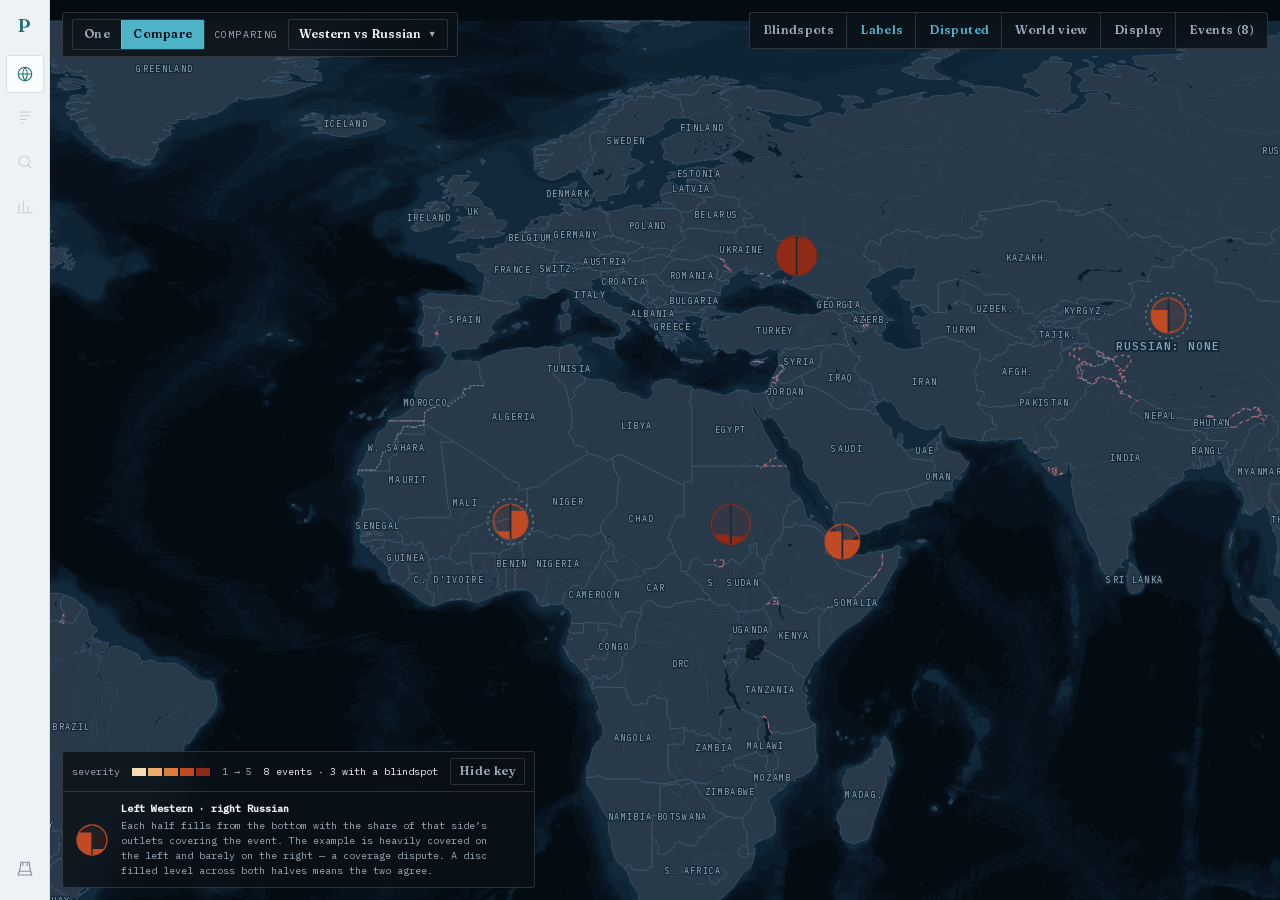
<file: prototype/index.html>
<!doctype html>
<html lang="en" data-type="b" data-density="compact">
<head>
<meta charset="utf-8">
<meta name="viewport" content="width=device-width, initial-scale=1">
<title>Parallaxis — prototype</title>
<link rel="stylesheet" href="css/fonts.css">
<link rel="stylesheet" href="css/tokens.css">
<link rel="stylesheet" href="css/type.css">
<link rel="stylesheet" href="css/app.css">
</head>
<body>

<nav class="rail" aria-label="Sections">
  <div class="rail-mark" title="Parallaxis">P</div>

  <button class="rail-btn" aria-current="page" title="Map" aria-label="Map">
    <svg viewBox="0 0 24 24" aria-hidden="true">
      <circle cx="12" cy="12" r="9"/><path d="M3 12h18M12 3a15 15 0 0 1 0 18a15 15 0 0 1 0-18"/>
    </svg>
  </button>
  <button class="rail-btn is-stub" title="Rhetoric analyser — not built yet" aria-label="Rhetoric analyser, not built yet">
    <svg viewBox="0 0 24 24" aria-hidden="true"><path d="M5 4h14M5 9h14M5 14h9M5 19h5"/></svg>
  </button>
  <button class="rail-btn is-stub" title="Verification — not built yet" aria-label="Verification, not built yet">
    <svg viewBox="0 0 24 24" aria-hidden="true"><circle cx="11" cy="11" r="7"/><path d="M20 20l-4.2-4.2"/></svg>
  </button>
  <button class="rail-btn is-stub" title="Trackers — not built yet" aria-label="Trackers, not built yet">
    <svg viewBox="0 0 24 24" aria-hidden="true"><path d="M4 19V9M10 19V5M16 19v-7M2 21h20"/></svg>
  </button>

  <div class="rail-spacer"></div>

  <button class="rail-btn" id="open-lab" aria-expanded="false"
          title="Design lab — compare and score options" aria-label="Design lab">
    <svg viewBox="0 0 24 24" aria-hidden="true">
      <path d="M6 3v6L3 20h18L18 9V3M6 3h12M9 3v5M15 3v5M4.5 15h15"/>
    </svg>
  </button>
</nav>

<div class="stage" id="stage">
  <svg id="map" role="application"
       aria-label="World map of tracked geopolitical events. Tab moves between events, Enter opens one, Escape closes."></svg>

  <!-- top-left: what am I comparing -->
  <div class="hud hud-tl">
    <div class="hud-row">
      <div class="seg" id="mode" role="group" aria-label="Map mode">
        <button data-mode="single" aria-pressed="false">One</button>
        <button data-mode="compare" aria-pressed="true">Compare</button>
      </div>
      <span class="hud-label" id="persp-label">Comparing</span>
      <button class="persp-summary" id="persp-summary" aria-expanded="false">
        <span id="persp-text">Western vs Russian</span><span class="caret">▼</span>
      </button>
    </div>
    <div class="persp-list" id="persp-list"></div>
  </div>

  <!-- top-right: actions -->
  <div class="hud hud-tr">
    <button class="hud-btn" id="blind-only" aria-pressed="false">Blindspots</button>
    <button class="hud-btn" id="toggle-labels" aria-pressed="true">Labels</button>
    <button class="hud-btn" id="toggle-disputed" aria-pressed="true">Disputed</button>
    <button class="hud-btn" id="reset-view">World view</button>
    <button class="hud-btn" id="toggle-display" aria-expanded="false">Display</button>
    <button class="hud-btn" id="toggle-events" aria-pressed="false">Events</button>
  </div>

  <div class="hud hud-display" id="display-panel" hidden>
    <div class="hud-row">
      <span class="hud-label">Theme</span>
      <div class="seg" id="pick-theme" role="group" aria-label="Map theme"></div>
    </div>
    <div class="hud-row">
      <span class="hud-label">Type</span>
      <div class="seg" id="pick-type" role="group" aria-label="Type pairing"></div>
    </div>
    <div class="hud-row">
      <span class="hud-label">Density</span>
      <div class="seg" id="pick-density" role="group" aria-label="Density"></div>
    </div>
  </div>

  <!-- bottom-left: legend, collapsed by default -->
  <div class="hud hud-bl">
    <div class="legend-line">
      <span>severity</span>
      <span class="sev-ramp" id="sev-ramp" aria-hidden="true"></span>
      <span>1 → 5</span>
      <b id="status"></b>
      <button class="hud-btn" id="legend-toggle" aria-expanded="true"
              style="padding:3px 8px">Hide key</button>
    </div>
    <div class="legend-more open" id="legend-more">
      <figure class="legend-ex" id="legend-example"></figure>
    </div>
  </div>

  <div class="tip" id="tip" role="tooltip" aria-hidden="true"></div>

  <!-- event drawer -->
  <aside class="drawer" id="drawer" aria-label="Event detail" aria-hidden="true">
    <div class="drawer-head" id="drawer-head"></div>
    <div class="drawer-body" id="drawer-body"></div>
  </aside>

  <!-- design lab -->
  <aside class="lab" id="lab" aria-label="Design lab" aria-hidden="true">
    <div class="lab-head">
      <h2>Design lab</h2>
      <button class="icon-btn" id="lab-close" aria-label="Close design lab">✕</button>
    </div>
    <div class="lab-body"></div>
    <div class="lab-foot">
      <div class="round-nav" role="group" aria-label="Round">
        <button class="lab-btn step" data-act="prev-round" aria-label="Previous round">‹</button>
        <span class="lab-count"></span>
        <button class="lab-btn step" data-act="next-round" aria-label="Next round">›</button>
      </div>
      <span class="spacer"></span>
      <button class="lab-btn" data-act="new-round">+ Round</button>
      <button class="lab-btn" data-act="download">JSON</button>
      <button class="lab-btn primary" data-act="copy">Copy</button>
    </div>
  </aside>

  <div class="toast" id="toast" role="status" aria-live="polite"></div>
</div>

<script src="js/geo.js"></script>
<script src="js/labels.js"></script>
<script src="js/disputed.js"></script>
<script src="js/data.js"></script>
<script src="js/map-treatments.js"></script>
<script src="js/lab-rounds.js"></script>
<script src="js/lab.js"></script>
<script src="js/app.js"></script>
</body>
</html>
</file>
<file: prototype/css/fonts.css>
/* Self-hosted so the prototype works offline and on file://. */
@font-face {
  font-family: 'Archivo Narrow';
  font-style: normal;
  font-weight: 500 700;
  font-display: swap;
  src: url('../fonts/archivo-narrow-500-700.woff2') format('woff2');
}
@font-face {
  font-family: 'IBM Plex Mono';
  font-style: normal;
  font-weight: 400;
  font-display: swap;
  src: url('../fonts/ibm-plex-mono-400.woff2') format('woff2');
}
@font-face {
  font-family: 'IBM Plex Mono';
  font-style: normal;
  font-weight: 500;
  font-display: swap;
  src: url('../fonts/ibm-plex-mono-500.woff2') format('woff2');
}
@font-face {
  font-family: 'Newsreader';
  font-style: normal;
  font-weight: 300 500;
  font-display: swap;
  src: url('../fonts/newsreader-300-500.woff2') format('woff2');
}

@font-face {
  font-family: 'Chivo';
  font-style: normal;
  font-weight: 400 700;
  font-display: swap;
  src: url('../fonts/chivo-400-700.woff2') format('woff2');
}
@font-face {
  font-family: 'Fraunces';
  font-style: normal;
  font-weight: 400 700;
  font-display: swap;
  src: url('../fonts/fraunces-400-700.woff2') format('woff2');
}
@font-face {
  font-family: 'Literata';
  font-style: normal;
  font-weight: 400 500;
  font-display: swap;
  src: url('../fonts/literata-400-500.woff2') format('woff2');
}
</file>
<file: prototype/css/tokens.css>
/* Design tokens — the machine-readable half of ui-design.md.
   Map colours are NOT here; they live in js/map-treatments.js and are
   written onto the document as custom properties at runtime. */

:root {
  /* ── Severity. Overwritten per map treatment, because the ramp is not
        ground-agnostic — sand vanishes on pale land. ─────────────────── */
  --sev-1: #F5DCB6;
  --sev-2: #E9AE6C;
  --sev-3: #DA7C3C;
  --sev-4: #C04A24;
  --sev-5: #8E2A15;

  /* ── Document surface: reading. Follows theme. ─────────────────────── */
  --doc-bg:        #FBFCFD;
  --doc-sunk:      #EFF2F5;
  --doc-rule:      #D8DFE6;
  --doc-rule-soft: #E7ECF1;
  --ink:       #101922;
  --ink-muted: #55616E;
  --ink-faint: #87929E;

  /* ── Accent: selection, measurement, controls. ─────────────────────── */
  --sight:      #21707F;
  --sight-soft: #DBEBEE;
  --sight-hi:   #4FB3C7;

  /* ── Chrome floating over the map. Set per treatment ground. ───────── */
  --hud-bg:     rgba(10, 16, 23, .82);
  --hud-rule:   rgba(255, 255, 255, .14);
  --hud-ink:    #EDF2F6;
  --hud-muted:  #9AA9B7;
  --hud-hover:  rgba(255, 255, 255, .07);

  /* ── Type. Faces come from type.css. ──────────────────────────────── */
  --title-track: -.01em;
  --title-weight: 700;
  --read-size: 1em;

  --t-xs:   11px;
  --t-sm:   13px;
  --t-base: 15px;
  --t-md:   17px;
  --t-lg:   21px;
  --t-xl:   28px;

  /* ── Space (comfortable) ──────────────────────────────────────────── */
  --s-1: 4px;  --s-2: 8px;  --s-3: 12px; --s-4: 16px;
  --s-5: 22px; --s-6: 30px; --s-7: 42px;

  /* lat/long lines were removed in round 3; re-adding them needs a
     --map-grat token and a graticule group in buildMap. */
  --rail-w:   58px;
  --drawer-w: 430px;
  --radius: 3px;
}

/* Compact density: tighter rhythm and a step down in type. */
[data-density="compact"] {
  --t-xs:   10px;
  --t-sm:   12px;
  --t-base: 13.5px;
  --t-md:   15px;
  --t-lg:   18px;
  --t-xl:   23px;

  --s-1: 3px;  --s-2: 6px;  --s-3: 9px;  --s-4: 12px;
  --s-5: 16px; --s-6: 22px; --s-7: 30px;

  --rail-w:   50px;
  --drawer-w: 380px;
}

/* Chrome over a light map treatment. */
[data-ground="light"] {
  --hud-bg:    rgba(255, 255, 255, .88);
  --hud-rule:  rgba(0, 0, 0, .16);
  --hud-ink:   #16212B;
  --hud-muted: #5B6975;
  --hud-hover: rgba(0, 0, 0, .05);
}

@media (prefers-color-scheme: dark) {
  :root:not([data-theme="light"]) {
    --doc-bg:        #141C24;
    --doc-sunk:      #0F161D;
    --doc-rule:      #2B3945;
    --doc-rule-soft: #202C37;
    --ink:       #E9EEF3;
    --ink-muted: #97A5B3;
    --ink-faint: #6E7C89;
    --sight:      #4FB3C7;
    --sight-soft: #16323C;
  }
}
:root[data-theme="dark"] {
  --doc-bg:        #141C24;
  --doc-sunk:      #0F161D;
  --doc-rule:      #2B3945;
  --doc-rule-soft: #202C37;
  --ink:       #E9EEF3;
  --ink-muted: #97A5B3;
  --ink-faint: #6E7C89;
  --sight:      #4FB3C7;
  --sight-soft: #16323C;
}
</file>
<file: prototype/css/type.css>
/* Three type pairings, switchable from the options tray.
   Each sets the three role faces plus the small optical corrections
   that keep the scale looking even across very different families. */

/* ── A · Cartographic ──────────────────────────────────────────────────
   Condensed grotesque for titling, drawn from map-sheet and survey
   labelling, over an on-screen news serif. Inverts the expected
   serif-display / sans-body arrangement. */
[data-type="a"] {
  --f-title: 'Archivo Narrow', 'Arial Narrow', system-ui, sans-serif;
  --f-read:  'Newsreader', Georgia, serif;
  --f-data:  'IBM Plex Mono', ui-monospace, monospace;
  --title-track: -.01em;
  --title-weight: 700;
  --read-size: 1em;
}

/* ── B · Editorial ─────────────────────────────────────────────────────
   A characterful variable serif for titling against a serif designed
   for long-form screen reading. Warmer, more publication than tool. */
[data-type="b"] {
  --f-title: 'Fraunces', Georgia, serif;
  --f-read:  'Literata', Georgia, serif;
  --f-data:  'IBM Plex Mono', ui-monospace, monospace;
  --title-track: -.018em;
  --title-weight: 600;
  --read-size: .96em;
}
[data-type="b"] .panel-title,
[data-type="b"] .dossier-title,
[data-type="b"] .drawer-title {
  font-variation-settings: 'SOFT' 0, 'WONK' 1, 'opsz' 90;
}

/* ── C · Technical ─────────────────────────────────────────────────────
   One grotesque doing both titling and reading, with mono for data.
   Reads as an instrument rather than a publication. */
[data-type="c"] {
  --f-title: 'Chivo', system-ui, sans-serif;
  --f-read:  'Chivo', system-ui, sans-serif;
  --f-data:  'IBM Plex Mono', ui-monospace, monospace;
  --title-track: -.015em;
  --title-weight: 700;
  --read-size: .94em;
}
/* a sans body needs tighter leading than a serif one */
[data-type="c"] body,
[data-type="c"] .summary,
[data-type="c"] .frame-text,
[data-type="c"] .art-h { line-height: 1.45; }
</file>
<file: prototype/css/app.css>
*, *::before, *::after { box-sizing: border-box; }

html, body { height: 100%; margin: 0; }

body {
  display: grid;
  grid-template-columns: var(--rail-w) minmax(0, 1fr);
  background: var(--doc-bg);
  color: var(--ink);
  font-family: var(--f-read);
  font-size: var(--t-base);
  line-height: 1.55;
  -webkit-font-smoothing: antialiased;
  overflow: hidden;
}

:focus-visible { outline: 2px solid var(--sight-hi); outline-offset: 2px; }
button, input, textarea, select { font: inherit; color: inherit; }

/* ══ Rail ═══════════════════════════════════════════════════════════ */

.rail {
  background: var(--doc-sunk);
  border-right: 1px solid var(--doc-rule);
  display: flex;
  flex-direction: column;
  align-items: center;
  gap: var(--s-2);
  padding: var(--s-4) 0;
  z-index: 40;
}
.rail-mark {
  font-family: var(--f-title);
  font-weight: var(--title-weight);
  font-size: var(--t-lg);
  color: var(--sight);
  letter-spacing: -.02em;
  margin-bottom: var(--s-3);
}
.rail-btn {
  width: 38px; height: 38px;
  display: grid; place-items: center;
  border: 1px solid transparent;
  background: none;
  color: var(--ink-faint);
  cursor: pointer;
  border-radius: var(--radius);
  transition: color .15s, background .15s, border-color .15s;
}
.rail-btn:hover { color: var(--ink); background: var(--doc-bg); }
.rail-btn[aria-current="page"],
.rail-btn[aria-expanded="true"] {
  color: var(--sight); border-color: var(--doc-rule); background: var(--doc-bg);
}
.rail-btn svg { width: 18px; height: 18px; fill: none; stroke: currentColor; stroke-width: 1.5; }
.rail-btn.is-stub { opacity: .38; }
.rail-spacer { flex: 1; }

/* ══ Stage ══════════════════════════════════════════════════════════ */

.stage { position: relative; overflow: hidden; }
#map {
  position: absolute; inset: 0;
  width: 100%; height: 100%;
  display: block;
  touch-action: none;
  background: var(--map-void, var(--map-ocean, #080D14));
}
#map.grab { cursor: grab; }
#map.grabbing { cursor: grabbing; }

#ocean { pointer-events: none; }

/* Contested boundaries. Dashed and secondary: drawing a line where one state says
   there is a border and another says there is not is itself a claim, so it must
   never render as equivalent to a settled boundary. */
#disputed path { pointer-events: none; vector-effect: non-scaling-stroke; }
#disputed .bd-disputed { stroke-width: 1.1; stroke-dasharray: 4 3; stroke-opacity: .9; }
#disputed .bd-control  { stroke-width: 1.1; stroke-dasharray: 1 3; stroke-opacity: .75; stroke-linecap: round; }
#disputed[data-style="neutral"] .bd-disputed { stroke-opacity: .7; }
#disputed[data-style="neutral"] .bd-control  { stroke-opacity: .55; }
#disputed[data-style="strong"] .bd-disputed  { stroke-width: 1.7; stroke-opacity: 1; }
#disputed[data-style="strong"] .bd-control   { stroke-width: 1.6; stroke-opacity: .95; }
#bathy-fill path, #bathy-line path, #lakes path, #rivers path { pointer-events: none; vector-effect: non-scaling-stroke; }
#countries { stroke: var(--map-border); }
.country {
  fill: var(--map-land);
  stroke: inherit;
  stroke-linejoin: round;
  vector-effect: non-scaling-stroke;
  transition: fill .3s;
}
.country.lit { fill: var(--map-land-lit); }

/* ── markers ── */

.mk { cursor: pointer; }
.mk .hit { fill: transparent; }
.mk > *:not(.hit) { pointer-events: none; }
.mk .halo { fill: none; stroke: var(--map-ink); stroke-opacity: .38; }
.mk .sel { fill: none; stroke: var(--sight-hi); opacity: 0; transition: opacity .18s; }
.mk.is-selected .sel { opacity: 1; }
.mk .name {
  font-family: var(--f-data);
  letter-spacing: .04em;
  fill: var(--map-ink);
  paint-order: stroke;
  stroke: var(--map-ocean);
  stroke-linejoin: round;
  opacity: 0;
  transition: opacity .16s;
}
.mk.is-hover .name, .mk.is-selected .name { opacity: 1; }
.mk .tag {
  font-family: var(--f-data);
  letter-spacing: .09em;
  text-transform: uppercase;
  fill: var(--map-ink-muted);
  paint-order: stroke;
  stroke: var(--map-ocean);
}
.mk.dim { opacity: .2; }
@media (prefers-reduced-motion: reduce) {
  .mk .sel, .mk .name, .country { transition: none; }
}

/* ── place labels ── */

#labels text {
  font-family: var(--f-data);
  paint-order: stroke;
  stroke: var(--map-ocean);
  stroke-linejoin: round;
  pointer-events: none;
  user-select: none;
}
#labels .lbl-country {
  fill: var(--map-ink);
  fill-opacity: .62;
  letter-spacing: .16em;
}
#labels .lbl-capital { fill: var(--map-ink); fill-opacity: .78; letter-spacing: .04em; }
#labels .lbl-city    { fill: var(--map-ink-muted); letter-spacing: .04em; }
#labels .city-dot {
  fill: var(--map-ink);
  fill-opacity: .55;
  stroke: var(--map-ocean);
  stroke-width: .3;
  pointer-events: none;
}

/* ── HUD ── */

.hud {
  position: absolute;
  z-index: 20;
  background: var(--hud-bg);
  border: 1px solid var(--hud-rule);
  border-radius: var(--radius);
  backdrop-filter: blur(14px);
  -webkit-backdrop-filter: blur(14px);
  color: var(--hud-ink);
}
.hud-tl { top: var(--s-4); left: var(--s-4); }
.hud-tr { top: var(--s-4); right: var(--s-4); display: flex; overflow: hidden; }
.hud-display { top: calc(var(--s-4) + 40px); right: var(--s-4); }
.hud-display[hidden] { display: none; }
.hud-bl { bottom: var(--s-4); left: var(--s-4); max-width: min(640px, calc(100% - 2 * var(--s-4))); }

.hud-row { display: flex; align-items: center; gap: var(--s-3); padding: var(--s-2) var(--s-3); }
.hud-row + .hud-row { border-top: 1px solid var(--hud-rule); }
.hud-label {
  font-family: var(--f-data);
  font-size: var(--t-xs);
  letter-spacing: .12em;
  text-transform: uppercase;
  color: var(--hud-muted);
  white-space: nowrap;
}

.seg { display: flex; border: 1px solid var(--hud-rule); border-radius: 2px; overflow: hidden; }
.seg button {
  font-family: var(--f-title);
  font-size: var(--t-sm);
  font-weight: 600;
  letter-spacing: .04em;
  padding: 5px 11px;
  background: none; border: 0;
  color: var(--hud-muted);
  cursor: pointer; white-space: nowrap;
  transition: background .14s, color .14s;
}
.seg button + button { border-left: 1px solid var(--hud-rule); }
.seg button:hover { background: var(--hud-hover); color: var(--hud-ink); }
.seg button[aria-pressed="true"] { background: var(--sight-hi); color: #06121A; }

.hud-btn {
  font-family: var(--f-title);
  font-size: var(--t-sm);
  font-weight: 600;
  letter-spacing: .03em;
  padding: 6px 11px;
  background: none;
  border: 1px solid var(--hud-rule);
  border-radius: 2px;
  color: var(--hud-muted);
  cursor: pointer; white-space: nowrap;
  transition: background .14s, color .14s, border-color .14s;
}
.hud-btn:hover { background: var(--hud-hover); color: var(--hud-ink); }
.hud-btn[aria-pressed="true"] { color: var(--sight-hi); border-color: var(--sight-hi); }
.hud-tr .hud-btn { border-radius: 0; border: 0; padding: 8px 13px; }
.hud-tr .hud-btn + .hud-btn { box-shadow: -1px 0 0 var(--hud-rule); }

.persp-summary {
  display: flex; align-items: center; gap: 7px;
  font-family: var(--f-title);
  font-size: var(--t-sm);
  font-weight: 600;
  background: none;
  border: 1px solid var(--hud-rule);
  border-radius: 2px;
  padding: 5px 10px;
  color: var(--hud-ink);
  cursor: pointer; white-space: nowrap;
}
.persp-summary:hover { background: var(--hud-hover); }
.persp-summary .caret { color: var(--hud-muted); font-size: 9px; }
.persp-list { display: none; flex-wrap: wrap; gap: var(--s-2); padding: var(--s-3); border-top: 1px solid var(--hud-rule); }
.persp-list.open { display: flex; }
.chip {
  font-family: var(--f-title);
  font-size: var(--t-sm);
  font-weight: 600;
  padding: 5px 10px;
  background: none;
  border: 1px solid var(--hud-rule);
  border-radius: 2px;
  color: var(--hud-muted);
  cursor: pointer; white-space: nowrap;
  transition: background .14s, color .14s, border-color .14s;
}
.chip:hover { background: var(--hud-hover); color: var(--hud-ink); }
.chip[aria-pressed="true"] { border-color: var(--sight-hi); color: var(--sight-hi); }
.chip .side { font-family: var(--f-data); font-size: 9px; letter-spacing: .1em; opacity: .75; margin-left: 5px; }

/* legend */
.legend-line {
  display: flex; align-items: center; gap: var(--s-2) var(--s-4);
  flex-wrap: wrap;
  padding: var(--s-2) var(--s-3);
  font-family: var(--f-data);
  font-size: var(--t-xs);
  color: var(--hud-muted);
}
.legend-line b { color: var(--hud-ink); font-weight: 400; }
.sev-ramp { display: flex; gap: 2px; }
.sev-ramp i { width: 14px; height: 8px; display: block; }
.legend-more { display: none; padding: var(--s-3); border-top: 1px solid var(--hud-rule); gap: var(--s-5); }
.legend-more.open { display: flex; flex-wrap: wrap; align-items: flex-start; }
.legend-ex { display: flex; align-items: center; gap: var(--s-3); margin: 0; }
.legend-ex figcaption {
  font-family: var(--f-data);
  font-size: var(--t-xs);
  line-height: 1.5;
  color: var(--hud-muted);
  max-width: 62ch;
}
.legend-ex figcaption b { display: block; color: var(--hud-ink); margin-bottom: 2px; }

/* ── tooltip ── */

.tip {
  position: absolute;
  z-index: 30;
  pointer-events: none;
  opacity: 0; transform: translateY(3px);
  transition: opacity .12s, transform .12s;
  background: var(--hud-bg);
  border: 1px solid var(--hud-rule);
  border-radius: var(--radius);
  backdrop-filter: blur(14px);
  -webkit-backdrop-filter: blur(14px);
  padding: var(--s-3);
  min-width: 200px;
  color: var(--hud-ink);
}
.tip.on { opacity: 1; transform: translateY(0); }
.tip-name { font-family: var(--f-title); font-weight: 600; font-size: var(--t-md); line-height: 1.15; }
.tip-where { font-family: var(--f-data); font-size: var(--t-xs); color: var(--hud-muted); margin-top: 2px; }
.tip-rows { margin-top: var(--s-3); display: flex; flex-direction: column; gap: 4px; }
.tip-row { display: grid; grid-template-columns: 56px 1fr 30px; gap: 7px; align-items: center; }
.tip-row .tip-p { font-family: var(--f-data); font-size: var(--t-xs); color: var(--hud-muted); }
.tip-bar { height: 5px; background: var(--hud-hover); position: relative; }
.tip-bar i { position: absolute; inset: 0 auto 0 0; display: block; }
.tip-val { font-family: var(--f-data); font-size: var(--t-xs); text-align: right; font-variant-numeric: tabular-nums; }
.tip-row.is-blind .tip-val { color: var(--sev-4); }

/* ══ Drawer ═════════════════════════════════════════════════════════ */

.drawer {
  position: absolute;
  top: var(--s-4); right: var(--s-4); bottom: var(--s-4);
  width: var(--drawer-w);
  max-width: calc(100% - 2 * var(--s-4));
  z-index: 35;
  background: var(--doc-bg);
  border: 1px solid var(--doc-rule);
  border-radius: var(--radius);
  box-shadow: 0 18px 50px rgba(0, 0, 0, .42);
  display: grid;
  grid-template-rows: auto minmax(0, 1fr);
  grid-template-columns: minmax(0, 1fr);
  transform: translateX(calc(100% + var(--s-4) + 8px));
  opacity: 0; visibility: hidden;
  transition: transform .3s cubic-bezier(.3, .9, .3, 1), opacity .22s, visibility .3s;
}
.drawer.open { transform: none; opacity: 1; visibility: visible; }
@media (prefers-reduced-motion: reduce) { .drawer { transition: none; } }

.drawer-head, .drawer-body { min-width: 0; }
.drawer-head {
  display: flex; flex-direction: column; gap: var(--s-3);
  padding: var(--s-4) var(--s-5) var(--s-3);
  border-bottom: 1px solid var(--doc-rule);
}
.drawer-bar { display: flex; align-items: center; gap: var(--s-3); }
.eyebrow {
  font-family: var(--f-data);
  font-size: var(--t-xs);
  letter-spacing: .13em;
  text-transform: uppercase;
  color: var(--ink-faint);
}
.icon-btn {
  margin-left: auto;
  width: 26px; height: 26px;
  display: grid; place-items: center;
  background: none; border: 1px solid transparent; border-radius: 2px;
  color: var(--ink-faint); cursor: pointer;
}
.icon-btn:hover { color: var(--ink); border-color: var(--doc-rule); }
.drawer-title {
  font-family: var(--f-title);
  font-size: var(--t-xl);
  font-weight: var(--title-weight);
  letter-spacing: var(--title-track);
  line-height: 1.05;
  margin: 0;
  text-wrap: balance;
}
.search {
  width: 100%;
  font-family: var(--f-read);
  font-size: var(--t-base);
  padding: 7px 10px;
  background: var(--doc-sunk);
  border: 1px solid var(--doc-rule);
  border-radius: 2px;
}
.search::placeholder { color: var(--ink-faint); }
.sorts { display: flex; gap: var(--s-3); flex-wrap: wrap; }
.sort {
  font-family: var(--f-data);
  font-size: var(--t-xs);
  letter-spacing: .07em;
  text-transform: uppercase;
  background: none; border: 0; padding: 2px 0;
  color: var(--ink-faint); cursor: pointer;
  border-bottom: 1px solid transparent;
}
.sort { text-align: left; align-self: start; }
.sort:hover { color: var(--ink-muted); }
.sort[aria-pressed="true"] { color: var(--sight); border-bottom-color: var(--sight); }

.drawer-body { overflow-y: auto; overscroll-behavior: contain; }

/* ── ranked list ── */

.row {
  width: 100%;
  display: grid;
  grid-template-columns: 32px minmax(0, 1fr) auto;
  gap: var(--s-3);
  align-items: center;
  padding: var(--s-3) var(--s-5);
  background: none; border: 0;
  border-bottom: 1px solid var(--doc-rule-soft);
  text-align: left; cursor: pointer;
  transition: background .12s;
}
.row:hover, .row.is-hover { background: var(--doc-sunk); }
.row-mid { min-width: 0; }
.row-name {
  display: block;
  font-family: var(--f-title);
  font-size: var(--t-md);
  font-weight: 600;
  line-height: 1.2;
}
.row-where { display: block; font-size: var(--t-sm); color: var(--ink-muted); margin-top: 1px; }
.row-blind {
  display: block;
  font-family: var(--f-data);
  font-size: 9.5px;
  letter-spacing: .08em;
  text-transform: uppercase;
  color: var(--sev-4);
  margin-top: 3px;
}
.row-metric {
  font-family: var(--f-data);
  font-size: var(--t-md);
  font-variant-numeric: tabular-nums;
  color: var(--sight);
  text-align: right;
  line-height: 1.1;
}
.row-metric small {
  display: block;
  font-size: 9px;
  letter-spacing: .09em;
  text-transform: uppercase;
  color: var(--ink-faint);
  margin-top: 2px;
}
.empty { padding: var(--s-6) var(--s-5); color: var(--ink-muted); font-size: var(--t-md); }

/* ── dossier ── */

.sect { padding: var(--s-5); border-bottom: 1px solid var(--doc-rule); }
.sect:last-of-type { border-bottom: 0; }
.sect h3 {
  font-family: var(--f-data);
  font-size: var(--t-xs);
  font-weight: 500;
  letter-spacing: .13em;
  text-transform: uppercase;
  color: var(--ink-faint);
  margin: 0 0 var(--s-3);
}
.sect > p { margin: 0; }
.dossier-meta { font-family: var(--f-data); font-size: var(--t-xs); color: var(--ink-faint); }
.sect p.summary { margin-top: var(--s-3); font-size: var(--t-md); line-height: 1.5; }

.sev-line {
  display: flex; align-items: center; gap: var(--s-3);
  margin-top: var(--s-4); padding-top: var(--s-3);
  border-top: 1px solid var(--doc-rule-soft);
}
.sev-dot { width: 12px; height: 12px; border-radius: 50%; flex: none; }
.sev-text { font-family: var(--f-data); font-size: var(--t-sm); }
.method {
  margin-left: auto;
  font-family: var(--f-data); font-size: var(--t-xs);
  color: var(--sight); text-decoration: none;
  border-bottom: 1px solid currentColor;
}

.bars { display: flex; flex-direction: column; gap: var(--s-3); }
.bar-row { display: grid; grid-template-columns: 70px minmax(0, 1fr) 36px; gap: var(--s-3); align-items: center; }
.bar-name { font-family: var(--f-title); font-size: var(--t-sm); font-weight: 600; }
.bar-track { height: 7px; background: var(--doc-sunk); border: 1px solid var(--doc-rule); position: relative; }
.bar-fill { position: absolute; inset: 0 auto 0 0; background: var(--sight); }
.bar-val {
  font-family: var(--f-data); font-size: var(--t-xs);
  font-variant-numeric: tabular-nums; color: var(--ink-muted); text-align: right;
}
.bar-row.is-blind .bar-fill { background: var(--sev-4); }
.bar-row.is-blind .bar-val { color: var(--sev-4); }

.blindspot {
  margin-top: var(--s-4);
  padding: var(--s-3) var(--s-4);
  border-left: 2px solid var(--sev-4);
  background: var(--doc-sunk);
  font-size: var(--t-base);
  line-height: 1.5;
}

.frames { display: flex; flex-direction: column; gap: var(--s-4); }
.frame-item { display: grid; grid-template-columns: 70px minmax(0, 1fr); gap: var(--s-3); }
.frame-name { font-family: var(--f-title); font-size: var(--t-sm); font-weight: 600; padding-top: 2px; }
.frame-text { font-size: var(--t-base); line-height: 1.5; color: var(--ink-muted); }
.frame-item.is-blind .frame-text { font-style: italic; color: var(--ink-faint); }

.arts { display: flex; flex-direction: column; }
.art { padding: var(--s-3) 0; border-bottom: 1px solid var(--doc-rule-soft); }
.art:first-child { padding-top: 0; }
.art:last-child { border-bottom: 0; }
.art-h { font-size: var(--t-md); line-height: 1.35; }
.art-m {
  display: flex; gap: var(--s-3); flex-wrap: wrap;
  font-family: var(--f-data); font-size: var(--t-xs);
  color: var(--ink-faint); margin-top: 4px;
}
.note {
  padding: var(--s-4) var(--s-5);
  font-size: var(--t-sm); line-height: 1.5;
  color: var(--ink-faint);
  border-top: 1px solid var(--doc-rule);
}

/* ══ Design lab ═════════════════════════════════════════════════════ */

.lab {
  position: absolute;
  top: var(--s-4); left: var(--s-4); bottom: var(--s-4);
  width: 384px;
  max-width: calc(100% - 2 * var(--s-4));
  z-index: 45;
  background: var(--doc-bg);
  border: 1px solid var(--doc-rule);
  border-radius: var(--radius);
  box-shadow: 0 18px 50px rgba(0, 0, 0, .42);
  display: grid;
  grid-template-rows: auto minmax(0, 1fr) auto;
  grid-template-columns: minmax(0, 1fr);
  transform: translateX(calc(-100% - var(--s-4) - 8px));
  opacity: 0; visibility: hidden;
  transition: transform .3s cubic-bezier(.3, .9, .3, 1), opacity .22s, visibility .3s;
}
.lab.open { transform: none; opacity: 1; visibility: visible; }
@media (prefers-reduced-motion: reduce) { .lab { transition: none; } }

.lab-head {
  display: flex; align-items: center; gap: var(--s-3);
  padding: var(--s-4) var(--s-5) var(--s-3);
  border-bottom: 1px solid var(--doc-rule);
}
.lab-head h2 {
  font-family: var(--f-title);
  font-size: var(--t-lg);
  font-weight: var(--title-weight);
  letter-spacing: var(--title-track);
  margin: 0;
}
.lab-body { overflow-y: auto; overscroll-behavior: contain; }
.lab-intro {
  padding: var(--s-4) var(--s-5);
  font-size: var(--t-sm);
  line-height: 1.5;
  color: var(--ink-muted);
  border-bottom: 1px solid var(--doc-rule);
}

.axis { border-bottom: 1px solid var(--doc-rule); padding: var(--s-4) var(--s-5); }
.axis:last-child { border-bottom: 0; }
.axis h3 {
  font-family: var(--f-data);
  font-size: var(--t-xs);
  font-weight: 500;
  letter-spacing: .13em;
  text-transform: uppercase;
  color: var(--ink-faint);
  margin: 0 0 var(--s-1);
}
.axis-q { font-size: var(--t-sm); color: var(--ink-muted); margin: 0 0 var(--s-3); line-height: 1.45; }

.opt {
  display: grid;
  grid-template-columns: minmax(0, 1fr) 50px 24px;
  gap: var(--s-2);
  align-items: center;
  padding: var(--s-2) 0;
  border-top: 1px solid var(--doc-rule-soft);
}
.opt:first-of-type { border-top: 0; }
.opt-pick {
  display: grid; grid-template-columns: 18px minmax(0, 1fr); gap: var(--s-2);
  align-items: start;
  background: none; border: 0; padding: 0; text-align: left; cursor: pointer;
  min-width: 0;
}
.opt-dot {
  width: 13px; height: 13px; border-radius: 50%;
  border: 1.5px solid var(--ink-faint);
  display: grid; place-items: center;
  margin-top: 3px;
}
.opt-pick[aria-pressed="true"] .opt-dot { border-color: var(--sight); }
.opt-pick[aria-pressed="true"] .opt-dot::after {
  content: ''; width: 6px; height: 6px; border-radius: 50%; background: var(--sight);
}
.opt-label { min-width: 0; }
.opt-key {
  font-family: var(--f-data); font-size: 10px; letter-spacing: .1em;
  color: var(--ink-faint); text-transform: uppercase;
}
.opt-name { font-family: var(--f-title); font-size: var(--t-base); font-weight: 600; display: block; }
.opt-note { font-size: var(--t-sm); color: var(--ink-muted); line-height: 1.4; margin-top: 2px; display: block; }
.opt-since {
  display: block;
  margin-top: 5px;
  font-size: var(--t-sm);
  line-height: 1.45;
  color: var(--ink-faint);
}
.tag {
  display: inline-block;
  font-family: var(--f-data);
  font-size: 9.5px;
  font-weight: 500;
  letter-spacing: .08em;
  padding: 1px 5px;
  border-radius: 2px;
  margin-right: 6px;
  vertical-align: 1px;
  white-space: nowrap;
}
.tag-prev { background: var(--doc-sunk); color: var(--ink-muted); box-shadow: inset 0 0 0 1px var(--doc-rule); }
.tag-repl { background: var(--doc-sunk); color: var(--ink-faint); box-shadow: inset 0 0 0 1px var(--doc-rule); }
.tag-new  { background: var(--sight); color: #fff; }
.tag-delta.up   { background: var(--sight-soft); color: var(--sight); }
.tag-delta.down { background: var(--doc-sunk); color: var(--sev-4); box-shadow: inset 0 0 0 1px var(--sev-4); }
.tag-delta.flat { background: var(--doc-sunk); color: var(--ink-faint); }

.retired { padding: var(--s-2) 0; border-top: 1px solid var(--doc-rule-soft); }
.retired:first-of-type { border-top: 0; }
.retired-h { display: flex; align-items: baseline; gap: var(--s-2); }
.retired-n { font-family: var(--f-title); font-size: var(--t-base); font-weight: 600; text-decoration: line-through; color: var(--ink-muted); }
.retired-s { font-family: var(--f-data); font-size: var(--t-xs); color: var(--ink-faint); }
.retired-w { margin: 3px 0 0; font-size: var(--t-sm); line-height: 1.45; color: var(--ink-muted); }

.lab-warn {
  margin: var(--s-3) 0 0;
  padding: var(--s-2) var(--s-3);
  border-left: 2px solid var(--sev-3);
  background: var(--doc-sunk);
  font-size: var(--t-sm);
  line-height: 1.45;
}

.round-nav { display: flex; align-items: center; gap: 2px; }
.lab-btn.step { padding: 4px 8px; font-size: var(--t-md); line-height: 1; }
.lab-btn.step:disabled { opacity: .3; cursor: default; border-color: var(--doc-rule); color: inherit; }
.round-nav .lab-count { padding: 0 var(--s-2); }

.score {
  width: 100%;
  font-family: var(--f-data);
  font-size: var(--t-sm);
  text-align: center;
  padding: 4px 2px;
  background: var(--doc-sunk);
  border: 1px solid var(--doc-rule);
  border-radius: 2px;
  font-variant-numeric: tabular-nums;
}
.score.filled { border-color: var(--sight); color: var(--sight); }
.score::-webkit-inner-spin-button { appearance: none; margin: 0; }

.note-btn {
  width: 24px; height: 24px;
  display: grid; place-items: center;
  background: none; border: 1px solid transparent; border-radius: 2px;
  color: var(--ink-faint); cursor: pointer; font-size: 12px;
}
.note-btn:hover, .note-btn[aria-expanded="true"] { color: var(--sight); border-color: var(--doc-rule); }
.note-btn.has-note { color: var(--sight); }
.note-box {
  grid-column: 1 / -1;
  display: none;
  width: 100%;
  margin-top: var(--s-2);
  font-family: var(--f-read);
  font-size: var(--t-sm);
  padding: 7px 9px;
  min-height: 58px;
  resize: vertical;
  background: var(--doc-sunk);
  border: 1px solid var(--doc-rule);
  border-radius: 2px;
}
.note-box.open { display: block; }

.lab-head, .lab-body, .lab-foot { min-width: 0; }
.lab-foot {
  display: flex; align-items: center; gap: 5px;
  flex-wrap: nowrap;
  padding: var(--s-3) var(--s-5);
  border-top: 1px solid var(--doc-rule);
  background: var(--doc-sunk);
}
.lab-count { font-family: var(--f-data); font-size: var(--t-xs); color: var(--ink-faint); white-space: nowrap; }
.lab-foot .spacer { flex: 1; }
.lab-btn {
  font-family: var(--f-title); font-size: var(--t-sm); font-weight: 600;
  padding: 6px 9px; white-space: nowrap;
  background: none; border: 1px solid var(--doc-rule); border-radius: 2px;
  cursor: pointer;
}
.lab-btn:hover { border-color: var(--sight); color: var(--sight); }
.lab-btn.primary { background: var(--sight); border-color: var(--sight); color: #fff; }
.lab-btn.primary:hover { opacity: .9; color: #fff; }

.toast {
  position: absolute;
  bottom: var(--s-5); left: 50%;
  transform: translate(-50%, 10px);
  z-index: 60;
  background: var(--hud-bg);
  border: 1px solid var(--hud-rule);
  backdrop-filter: blur(14px);
  -webkit-backdrop-filter: blur(14px);
  color: var(--hud-ink);
  font-family: var(--f-data);
  font-size: var(--t-sm);
  padding: 9px 15px;
  border-radius: var(--radius);
  opacity: 0; visibility: hidden;
  transition: opacity .2s, transform .2s, visibility .2s;
}
.toast.on { opacity: 1; visibility: visible; transform: translate(-50%, 0); }

/* ══ Narrow ═════════════════════════════════════════════════════════ */

@media (max-width: 900px) {
  .drawer, .lab {
    top: auto; bottom: 0; left: 0; right: 0;
    width: auto; max-width: none;
    height: 64%;
    border-radius: var(--radius) var(--radius) 0 0;
    transform: translateY(calc(100% + 10px));
  }
  .drawer.open, .lab.open { transform: none; }
  .hud-bl { display: none; }
}
</file>
